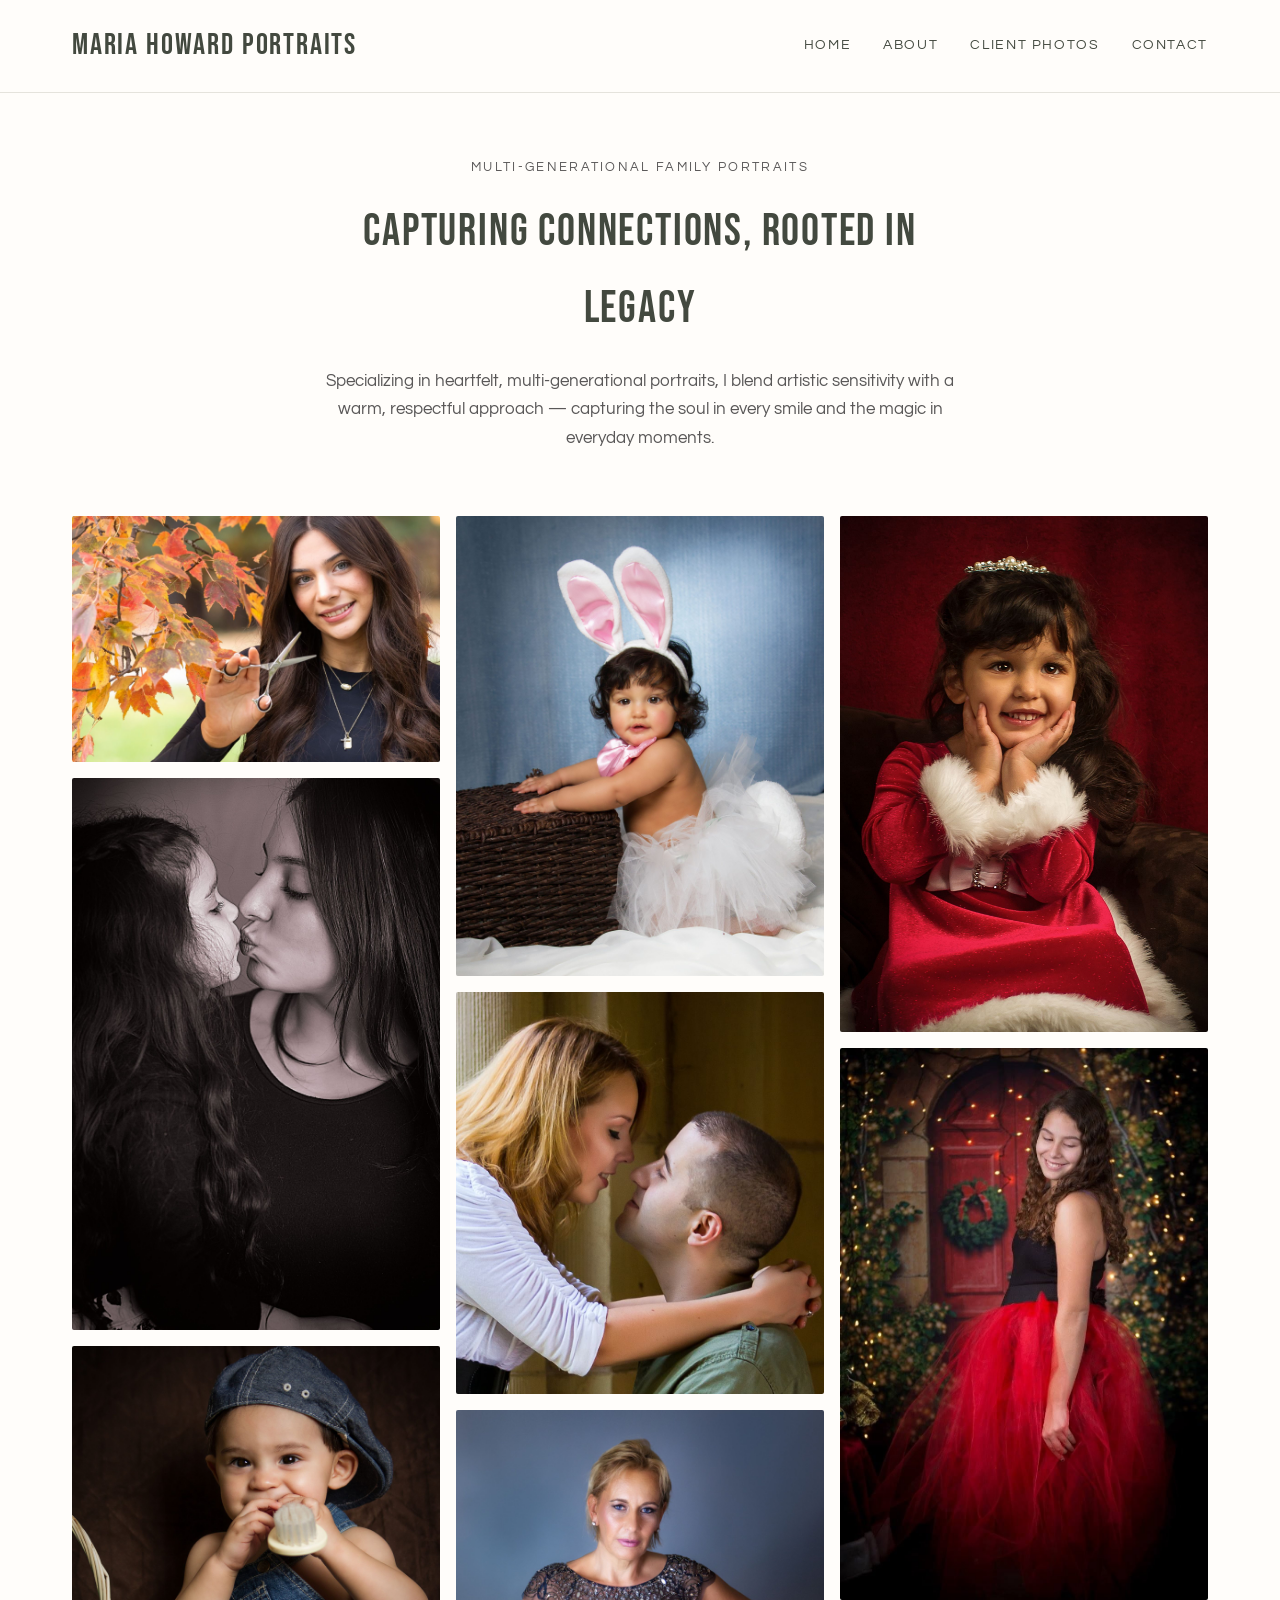
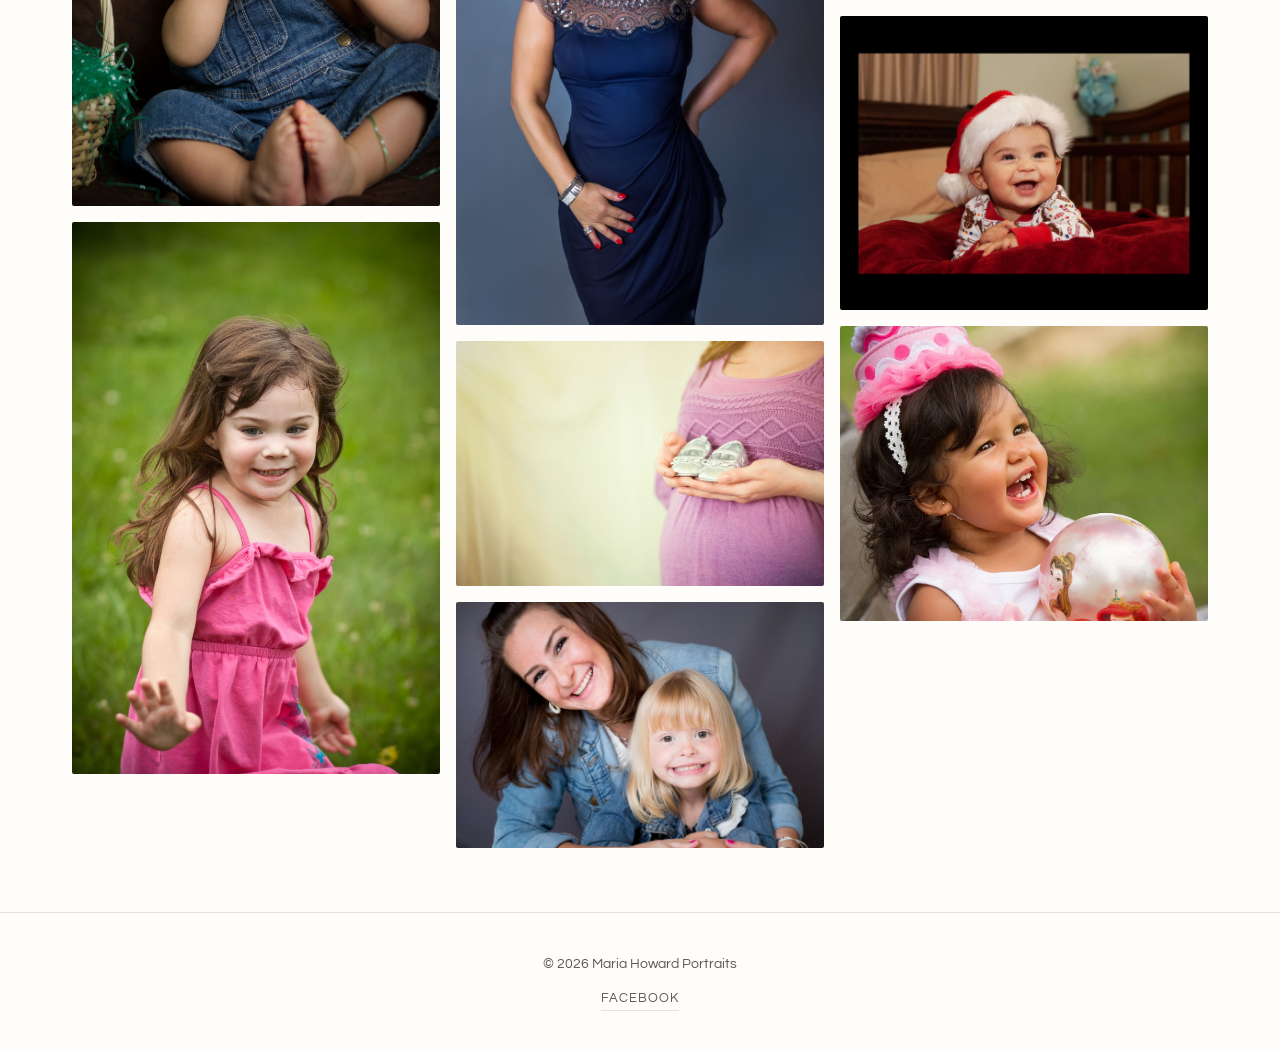
<file: index.html>
<!DOCTYPE html>
<html lang="en">
<head>
<meta charset="UTF-8">
<meta name="viewport" content="width=device-width, initial-scale=1.0">
<title>Maria Howard Portraits</title>
<meta name="description" content="Heartfelt, multi-generational family portrait photography by Maria Howard.">
<link rel="preconnect" href="https://fonts.googleapis.com">
<link href="https://fonts.googleapis.com/css2?family=Bebas+Neue&family=Questrial&display=swap" rel="stylesheet">
<link rel="stylesheet" href="style.css">
</head>
<body>

<header class="site-header">
  <div class="wrap">
    <a class="brand" href="index.html">Maria Howard Portraits</a>
    <nav class="main-nav">
      <a href="index.html">Home</a>
      <a href="about.html">About</a>
      <a href="client-photos.html">Client Photos</a>
      <a href="contact.html">Contact</a>
    </nav>
  </div>
</header>

<section class="hero">
  <p class="kicker">Multi-generational family portraits</p>
  <h1>Capturing connections, rooted in legacy</h1>
  <p>Specializing in heartfelt, multi-generational portraits, I blend artistic sensitivity with a warm, respectful approach &mdash; capturing the soul in every smile and the magic in everyday moments.</p>
</section>

<div class="portfolio">
  <img src="portrait-02.jpg" alt="Family portrait by Maria Howard">
  <img src="portrait-04.jpg" alt="Family portrait by Maria Howard">
  <img src="portrait-07.jpg" alt="Family portrait by Maria Howard">
  <img src="portrait-01.jpg" alt="Family portrait by Maria Howard">
  <img src="portrait-11.jpg" alt="Family portrait by Maria Howard">
  <img src="portrait-05.jpg" alt="Family portrait by Maria Howard">
  <img src="portrait-12.jpg" alt="Family portrait by Maria Howard">
  <img src="portrait-08.jpg" alt="Family portrait by Maria Howard">
  <img src="portrait-03.jpg" alt="Family portrait by Maria Howard">
  <img src="portrait-10.jpg" alt="Family portrait by Maria Howard">
  <img src="portrait-06.jpg" alt="Family portrait by Maria Howard">
  <img src="portrait-09.jpg" alt="Family portrait by Maria Howard">
  <img src="portrait-13.jpg" alt="Family portrait by Maria Howard">
</div>

<footer>
  <div class="wrap">
    &copy; <span id="year"></span> Maria Howard Portraits
    <br>
    <a class="social-link" href="https://www.facebook.com/MHowardPhotos" target="_blank" rel="noopener">Facebook</a>
  </div>
</footer>

<script>document.getElementById('year').textContent = new Date().getFullYear();</script>
<!-- Cloudflare Web Analytics --><script type='module' src='https://static.cloudflareinsights.com/beacon.min.js' data-cf-beacon='{"token": "0ad4835ec6ad489babffd68f3d01d178"}'></script><!-- End Cloudflare Web Analytics -->
</body>
</html>
</file>
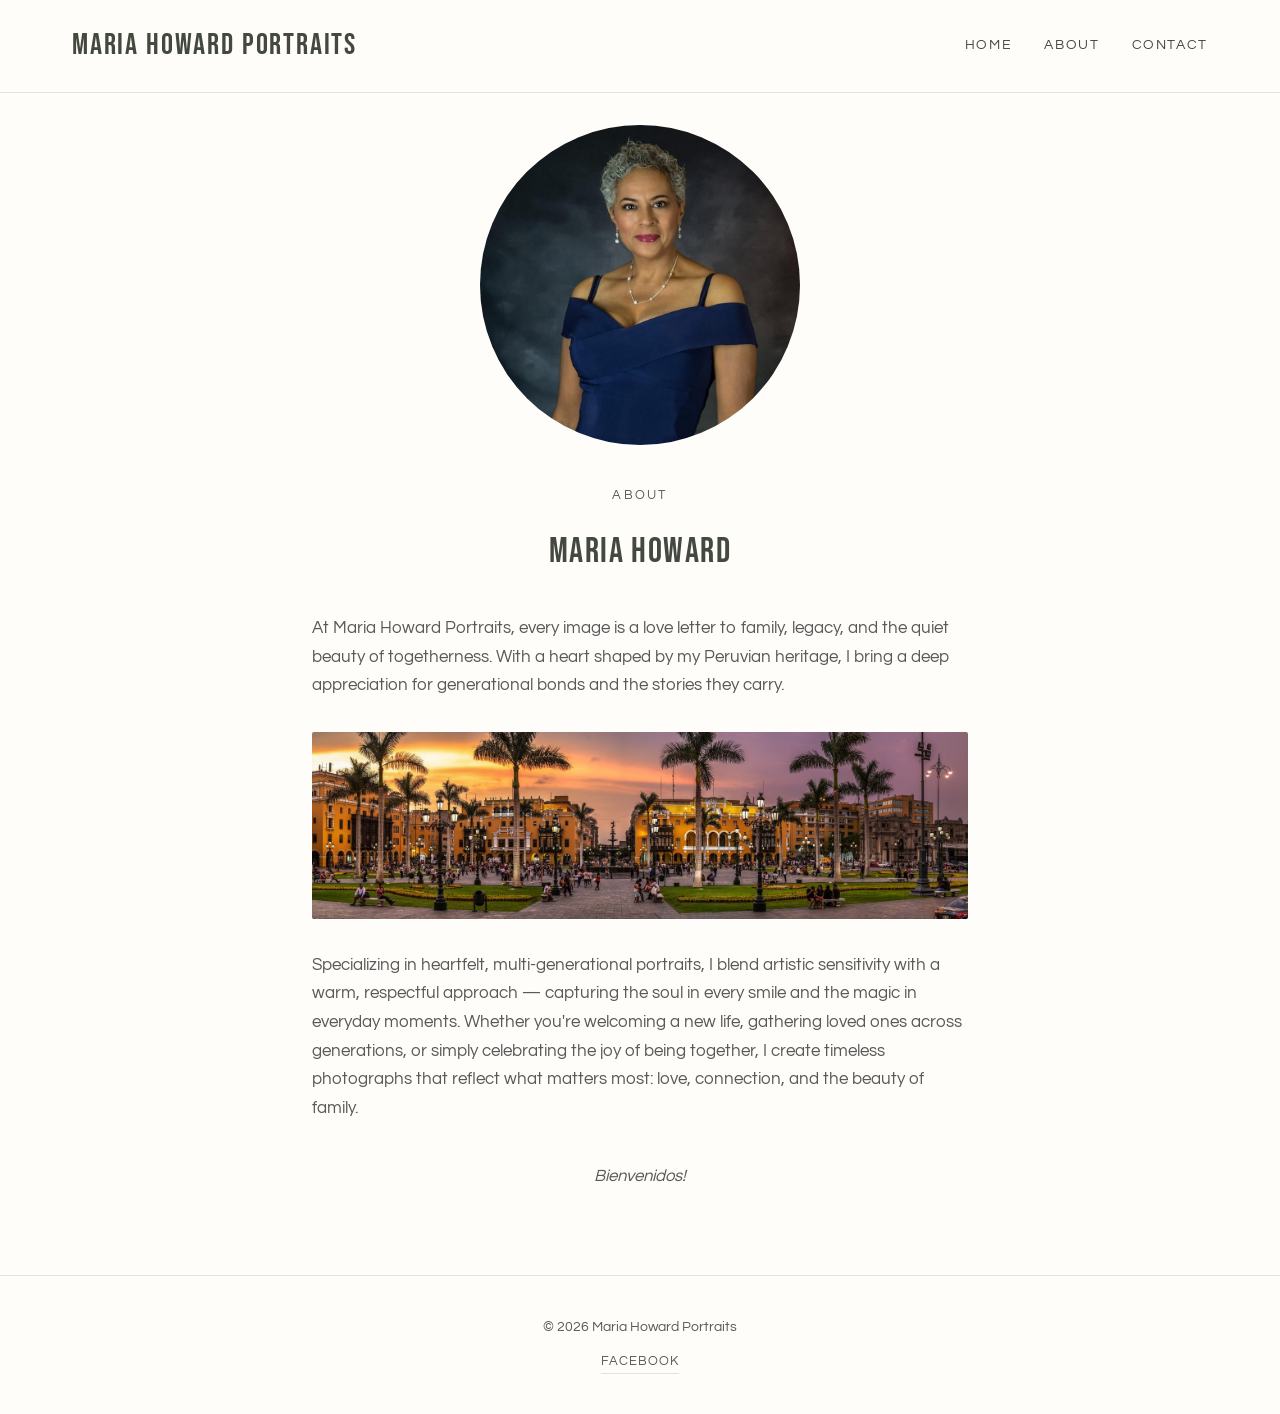
<file: about.html>
<!DOCTYPE html>
<html lang="en">
<head>
<meta charset="UTF-8">
<meta name="viewport" content="width=device-width, initial-scale=1.0">
<title>About | Maria Howard Portraits</title>
<meta name="description" content="About Maria Howard, family portrait photographer.">
<link rel="preconnect" href="https://fonts.googleapis.com">
<link href="https://fonts.googleapis.com/css2?family=Bebas+Neue&family=Questrial&display=swap" rel="stylesheet">
<link rel="stylesheet" href="style.css">
</head>
<body>

<header class="site-header">
  <div class="wrap">
    <a class="brand" href="index.html">Maria Howard Portraits</a>
    <nav class="main-nav">
      <a href="index.html">Home</a>
      <a href="about.html">About</a>
      <a href="contact.html">Contact</a>
    </nav>
  </div>
</header>

<section class="about-section">
  <img class="portrait-photo" src="maria-howard.jpg" alt="Maria Howard" style="max-width: 320px; border-radius: 50%; margin: 0 auto 2.5rem; display: block;">
  <p class="kicker">About</p>
  <h1>Maria Howard</h1>
  <p>At Maria Howard Portraits, every image is a love letter to family, legacy, and the quiet beauty of togetherness. With a heart shaped by my Peruvian heritage, I bring a deep appreciation for generational bonds and the stories they carry.</p>
  <img src="lima-sunset.jpg" alt="Lima, Peru at sunset" style="border-radius: 2px; margin: 2rem 0;">
  <p>Specializing in heartfelt, multi-generational portraits, I blend artistic sensitivity with a warm, respectful approach &mdash; capturing the soul in every smile and the magic in everyday moments. Whether you're welcoming a new life, gathering loved ones across generations, or simply celebrating the joy of being together, I create timeless photographs that reflect what matters most: love, connection, and the beauty of family.</p>
  <p class="signoff">Bienvenidos!</p>
</section>

<footer>
  <div class="wrap">
    &copy; <span id="year"></span> Maria Howard Portraits
    <br>
    <a class="social-link" href="https://www.facebook.com/MHowardPhotos" target="_blank" rel="noopener">Facebook</a>
  </div>
</footer>

<script>document.getElementById('year').textContent = new Date().getFullYear();</script>
<!-- Cloudflare Web Analytics --><script type='module' src='https://static.cloudflareinsights.com/beacon.min.js' data-cf-beacon='{"token": "0ad4835ec6ad489babffd68f3d01d178"}'></script><!-- End Cloudflare Web Analytics -->
</body>
</html>
</file>
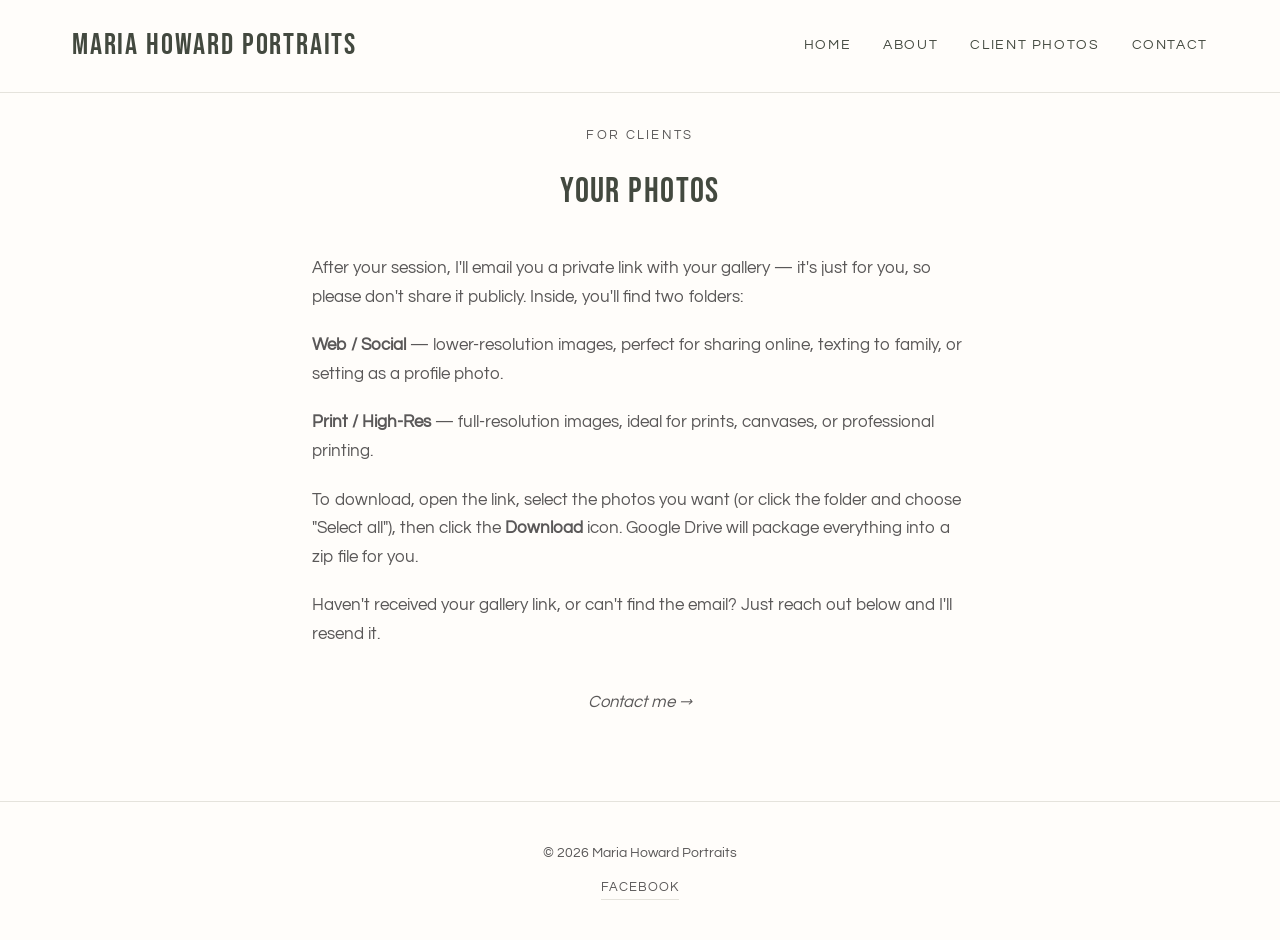
<file: client-photos.html>
<!DOCTYPE html>
<html lang="en">
<head>
<meta charset="UTF-8">
<meta name="viewport" content="width=device-width, initial-scale=1.0">
<title>Client Photos | Maria Howard Portraits</title>
<meta name="description" content="Access and download your photos from your Maria Howard Portraits session.">
<link rel="preconnect" href="https://fonts.googleapis.com">
<link href="https://fonts.googleapis.com/css2?family=Bebas+Neue&family=Questrial&display=swap" rel="stylesheet">
<link rel="stylesheet" href="style.css">
</head>
<body>

<header class="site-header">
  <div class="wrap">
    <a class="brand" href="index.html">Maria Howard Portraits</a>
    <nav class="main-nav">
      <a href="index.html">Home</a>
      <a href="about.html">About</a>
      <a href="client-photos.html">Client Photos</a>
      <a href="contact.html">Contact</a>
    </nav>
  </div>
</header>

<section class="about-section">
  <p class="kicker">For clients</p>
  <h1>Your Photos</h1>
  <p>After your session, I'll email you a private link with your gallery &mdash; it's just for you, so please don't share it publicly. Inside, you'll find two folders:</p>
  <p><strong>Web / Social</strong> &mdash; lower-resolution images, perfect for sharing online, texting to family, or setting as a profile photo.</p>
  <p><strong>Print / High-Res</strong> &mdash; full-resolution images, ideal for prints, canvases, or professional printing.</p>
  <p>To download, open the link, select the photos you want (or click the folder and choose "Select all"), then click the <strong>Download</strong> icon. Google Drive will package everything into a zip file for you.</p>
  <p>Haven't received your gallery link, or can't find the email? Just reach out below and I'll resend it.</p>
  <p class="signoff"><a href="contact.html">Contact me &rarr;</a></p>
</section>

<footer>
  <div class="wrap">
    &copy; <span id="year"></span> Maria Howard Portraits
    <br>
    <a class="social-link" href="https://www.facebook.com/MHowardPhotos" target="_blank" rel="noopener">Facebook</a>
  </div>
</footer>

<script>document.getElementById('year').textContent = new Date().getFullYear();</script>
<!-- Cloudflare Web Analytics --><script type='module' src='https://static.cloudflareinsights.com/beacon.min.js' data-cf-beacon='{"token": "0ad4835ec6ad489babffd68f3d01d178"}'></script><!-- End Cloudflare Web Analytics -->
</body>
</html>
</file>
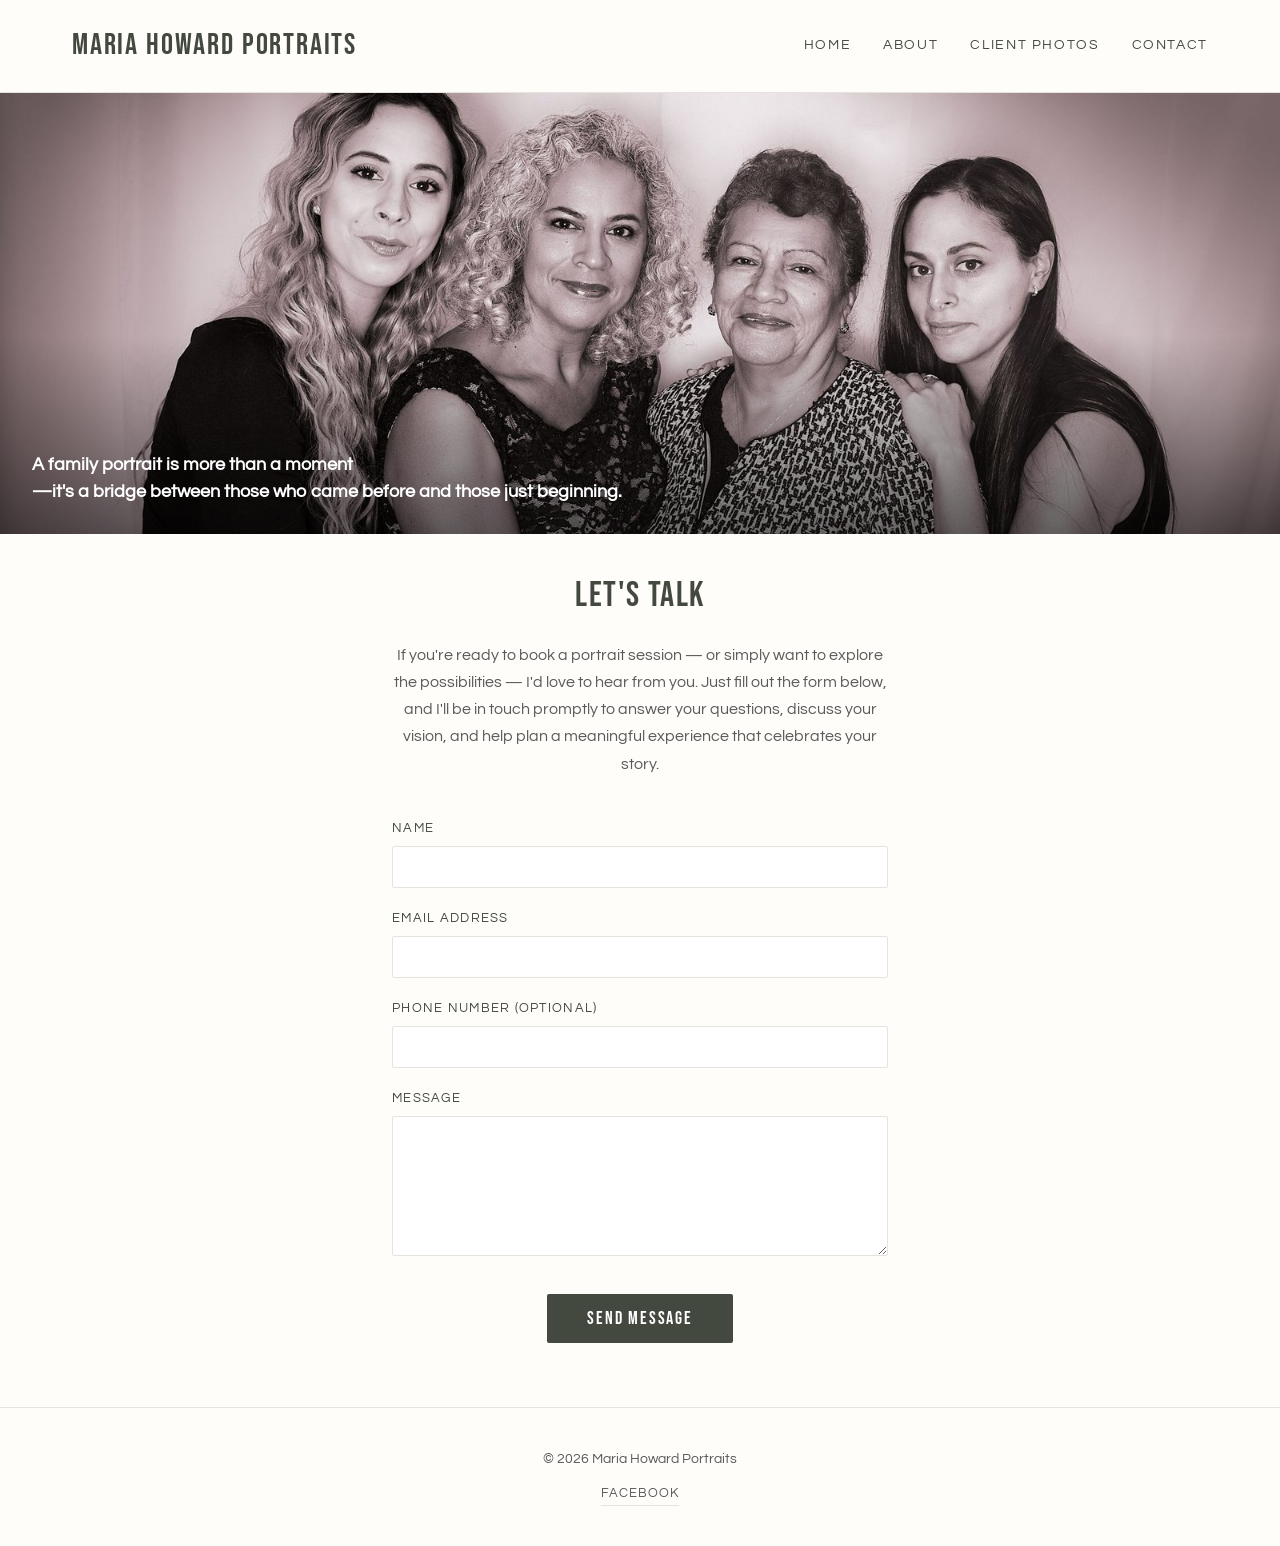
<file: contact.html>
<!DOCTYPE html>
<html lang="en">
<head>
<meta charset="UTF-8">
<meta name="viewport" content="width=device-width, initial-scale=1.0">
<title>Contact | Maria Howard Portraits</title>
<meta name="description" content="Get in touch to book a portrait session with Maria Howard.">
<link rel="preconnect" href="https://fonts.googleapis.com">
<link href="https://fonts.googleapis.com/css2?family=Bebas+Neue&family=Questrial&display=swap" rel="stylesheet">
<link rel="stylesheet" href="style.css">
</head>
<body>

<header class="site-header">
  <div class="wrap">
    <a class="brand" href="index.html">Maria Howard Portraits</a>
    <nav class="main-nav">
      <a href="index.html">Home</a>
      <a href="about.html">About</a>
      <a href="client-photos.html">Client Photos</a>
      <a href="contact.html">Contact</a>
    </nav>
  </div>
</header>

<div style="position: relative;">
  <img src="four-generations.jpg" alt="Four generations of family, portrait by Maria Howard" style="width: 100%; aspect-ratio: 2.9 / 1; object-fit: cover; object-position: 53% 15%; display: block;">
  <div style="position: absolute; left: 0; right: 0; bottom: 0; height: 45%; background: linear-gradient(to top, rgba(0,0,0,0.55), rgba(0,0,0,0));"></div>
  <p style="position: absolute; left: 2rem; bottom: 1.75rem; margin: 0; max-width: 640px; color: #fff; font-weight: 700; font-size: 1.15rem; line-height: 1.5;">A family portrait is more than a moment<br>&mdash;it's a bridge between those who came before and those just beginning.</p>
</div>

<section class="contact-section">
  <h1>Let's talk</h1>
  <p>If you're ready to book a portrait session &mdash; or simply want to explore the possibilities &mdash; I'd love to hear from you. Just fill out the form below, and I'll be in touch promptly to answer your questions, discuss your vision, and help plan a meaningful experience that celebrates your story.</p>

  <form class="contact-form" id="contact-form" action="https://formspree.io/f/xykqarky" method="POST">
    <input type="hidden" name="_subject" value="New inquiry from the Maria Howard Portraits website">
    <div>
      <label for="name">Name</label>
      <input type="text" id="name" name="name" required>
    </div>
    <div>
      <label for="email">Email address</label>
      <input type="email" id="email" name="email" required>
    </div>
    <div>
      <label for="phone">Phone number (optional)</label>
      <input type="tel" id="phone" name="phone">
    </div>
    <div>
      <label for="message">Message</label>
      <textarea id="message" name="message" required></textarea>
    </div>
    <button type="submit">Send Message</button>
  </form>
  <p id="contact-form-success" style="display:none; text-align:center; margin-top: 1.5rem; color: var(--headings); font-weight: 500;">Thank you! Your message has been sent &mdash; I'll be in touch soon.</p>
  <p id="contact-form-error" style="display:none; text-align:center; margin-top: 1.5rem; color: #b00020;">Something went wrong. Please try again, or email directly.</p>
</section>

<footer>
  <div class="wrap">
    &copy; <span id="year"></span> Maria Howard Portraits
    <br>
    <a class="social-link" href="https://www.facebook.com/MHowardPhotos" target="_blank" rel="noopener">Facebook</a>
  </div>
</footer>

<script>document.getElementById('year').textContent = new Date().getFullYear();</script>
<script>
const contactForm = document.getElementById('contact-form');
if (contactForm) {
  contactForm.addEventListener('submit', function (e) {
    e.preventDefault();
    const successMsg = document.getElementById('contact-form-success');
    const errorMsg = document.getElementById('contact-form-error');
    successMsg.style.display = 'none';
    errorMsg.style.display = 'none';
    const submitBtn = contactForm.querySelector('button[type="submit"]');
    submitBtn.disabled = true;
    fetch(contactForm.action, {
      method: 'POST',
      body: new FormData(contactForm),
      headers: { 'Accept': 'application/json' }
    }).then(function (response) {
      submitBtn.disabled = false;
      if (response.ok) {
        contactForm.reset();
        contactForm.style.display = 'none';
        successMsg.style.display = 'block';
      } else {
        errorMsg.style.display = 'block';
      }
    }).catch(function () {
      submitBtn.disabled = false;
      errorMsg.style.display = 'block';
    });
  });
}
</script>
<!-- Cloudflare Web Analytics --><script type='module' src='https://static.cloudflareinsights.com/beacon.min.js' data-cf-beacon='{"token": "0ad4835ec6ad489babffd68f3d01d178"}'></script><!-- End Cloudflare Web Analytics -->
</body>
</html>
</file>
<file: style.css>
:root {
  --bg: #FFFDFA;
  --details: #E5E3DC;
  --headings: #43493F;
  --paragraphs: #5A5858;
  --radius: 2px;
}

* { box-sizing: border-box; }

body {
  margin: 0;
  font-family: 'Questrial', 'Segoe UI', system-ui, sans-serif;
  background: var(--bg);
  color: var(--paragraphs);
  line-height: 1.7;
}

a { color: inherit; text-decoration: none; }

img { max-width: 100%; display: block; }

h1, h2, h3 {
  font-family: 'Bebas Neue', 'Segoe UI', cursive;
  font-weight: 400;
  letter-spacing: 0.04em;
  color: var(--headings);
  text-transform: uppercase;
}

.wrap {
  max-width: 1200px;
  margin: 0 auto;
  padding: 0 2rem;
}

header.site-header {
  border-bottom: 1px solid var(--details);
  position: sticky;
  top: 0;
  background: var(--bg);
  z-index: 10;
}

.site-header .wrap {
  display: flex;
  align-items: center;
  justify-content: space-between;
  padding: 1.25rem 2rem;
  flex-wrap: wrap;
  gap: 1rem;
}

.brand {
  font-family: 'Bebas Neue', cursive;
  font-size: 1.9rem;
  letter-spacing: 0.06em;
  color: var(--headings);
  text-transform: uppercase;
}

nav.main-nav {
  display: flex;
  gap: 2rem;
}

nav.main-nav a {
  font-size: 0.85rem;
  letter-spacing: 0.12em;
  text-transform: uppercase;
  color: var(--headings);
}
nav.main-nav a:hover { color: var(--paragraphs); }

.hero {
  text-align: center;
  padding: 4rem 2rem 3rem;
  max-width: 720px;
  margin: 0 auto;
}

.hero .kicker {
  font-size: 0.8rem;
  letter-spacing: 0.18em;
  text-transform: uppercase;
  color: var(--paragraphs);
  margin: 0 0 1rem;
}

.hero h1 {
  font-size: 2.8rem;
  margin: 0 0 1.25rem;
}

.hero p {
  font-size: 1.05rem;
  margin: 0;
}

.portfolio {
  column-count: 3;
  column-gap: 1rem;
  padding: 1rem 2rem 4rem;
  max-width: 1200px;
  margin: 0 auto;
}

.portfolio img {
  width: 100%;
  margin-bottom: 1rem;
  border-radius: var(--radius);
  break-inside: avoid;
}

.page-title {
  text-align: center;
  padding: 3.5rem 1.5rem 1rem;
}

.page-title h1 { font-size: 2.4rem; margin: 0; }

.about-section {
  max-width: 720px;
  margin: 0 auto;
  padding: 2rem 2rem 4rem;
}

.about-section .portrait-photo {
  border-radius: var(--radius);
  margin-bottom: 2.5rem;
}

.about-section .kicker {
  font-size: 0.8rem;
  letter-spacing: 0.18em;
  text-transform: uppercase;
  text-align: center;
  margin: 0 0 1rem;
}

.about-section h1 {
  text-align: center;
  font-size: 2.2rem;
  margin: 0 0 2rem;
}

.about-section p {
  font-size: 1.05rem;
  margin: 0 0 1.25rem;
}

.about-section .signoff {
  text-align: center;
  margin-top: 2.5rem;
  font-style: italic;
}

.contact-section {
  max-width: 560px;
  margin: 0 auto;
  padding: 2rem 2rem 4rem;
  text-align: center;
}

.contact-section h1 { font-size: 2.2rem; margin: 0 0 1rem; }
.contact-section > p { margin: 0 0 2.5rem; }

.contact-form {
  text-align: left;
  display: flex;
  flex-direction: column;
  gap: 1.25rem;
}

.contact-form label {
  font-size: 0.8rem;
  letter-spacing: 0.1em;
  text-transform: uppercase;
  color: var(--headings);
  margin-bottom: 0.4rem;
  display: block;
}

.contact-form input,
.contact-form textarea {
  width: 100%;
  padding: 0.75rem 0.9rem;
  border: 1px solid var(--details);
  border-radius: var(--radius);
  font-family: 'Questrial', sans-serif;
  font-size: 1rem;
  background: #fff;
  color: var(--paragraphs);
}

.contact-form textarea { min-height: 140px; resize: vertical; }

.contact-form button {
  align-self: center;
  margin-top: 0.5rem;
  padding: 0.9rem 2.5rem;
  background: var(--headings);
  color: #fff;
  border: none;
  border-radius: var(--radius);
  font-family: 'Bebas Neue', cursive;
  font-size: 1.1rem;
  letter-spacing: 0.1em;
  cursor: pointer;
}
.contact-form button:hover { opacity: 0.85; }

.form-note {
  margin-top: 2rem;
  font-size: 0.85rem;
  color: var(--paragraphs);
}

footer {
  border-top: 1px solid var(--details);
  padding: 2.5rem 0;
  text-align: center;
  font-size: 0.85rem;
}

footer .social-link {
  display: inline-block;
  margin-top: 0.75rem;
  letter-spacing: 0.08em;
  text-transform: uppercase;
  font-size: 0.8rem;
  border-bottom: 1px solid var(--details);
}

@media (max-width: 900px) {
  .portfolio { column-count: 2; }
  .hero h1 { font-size: 2.2rem; }
}

@media (max-width: 560px) {
  .portfolio { column-count: 1; }
}
</file>
